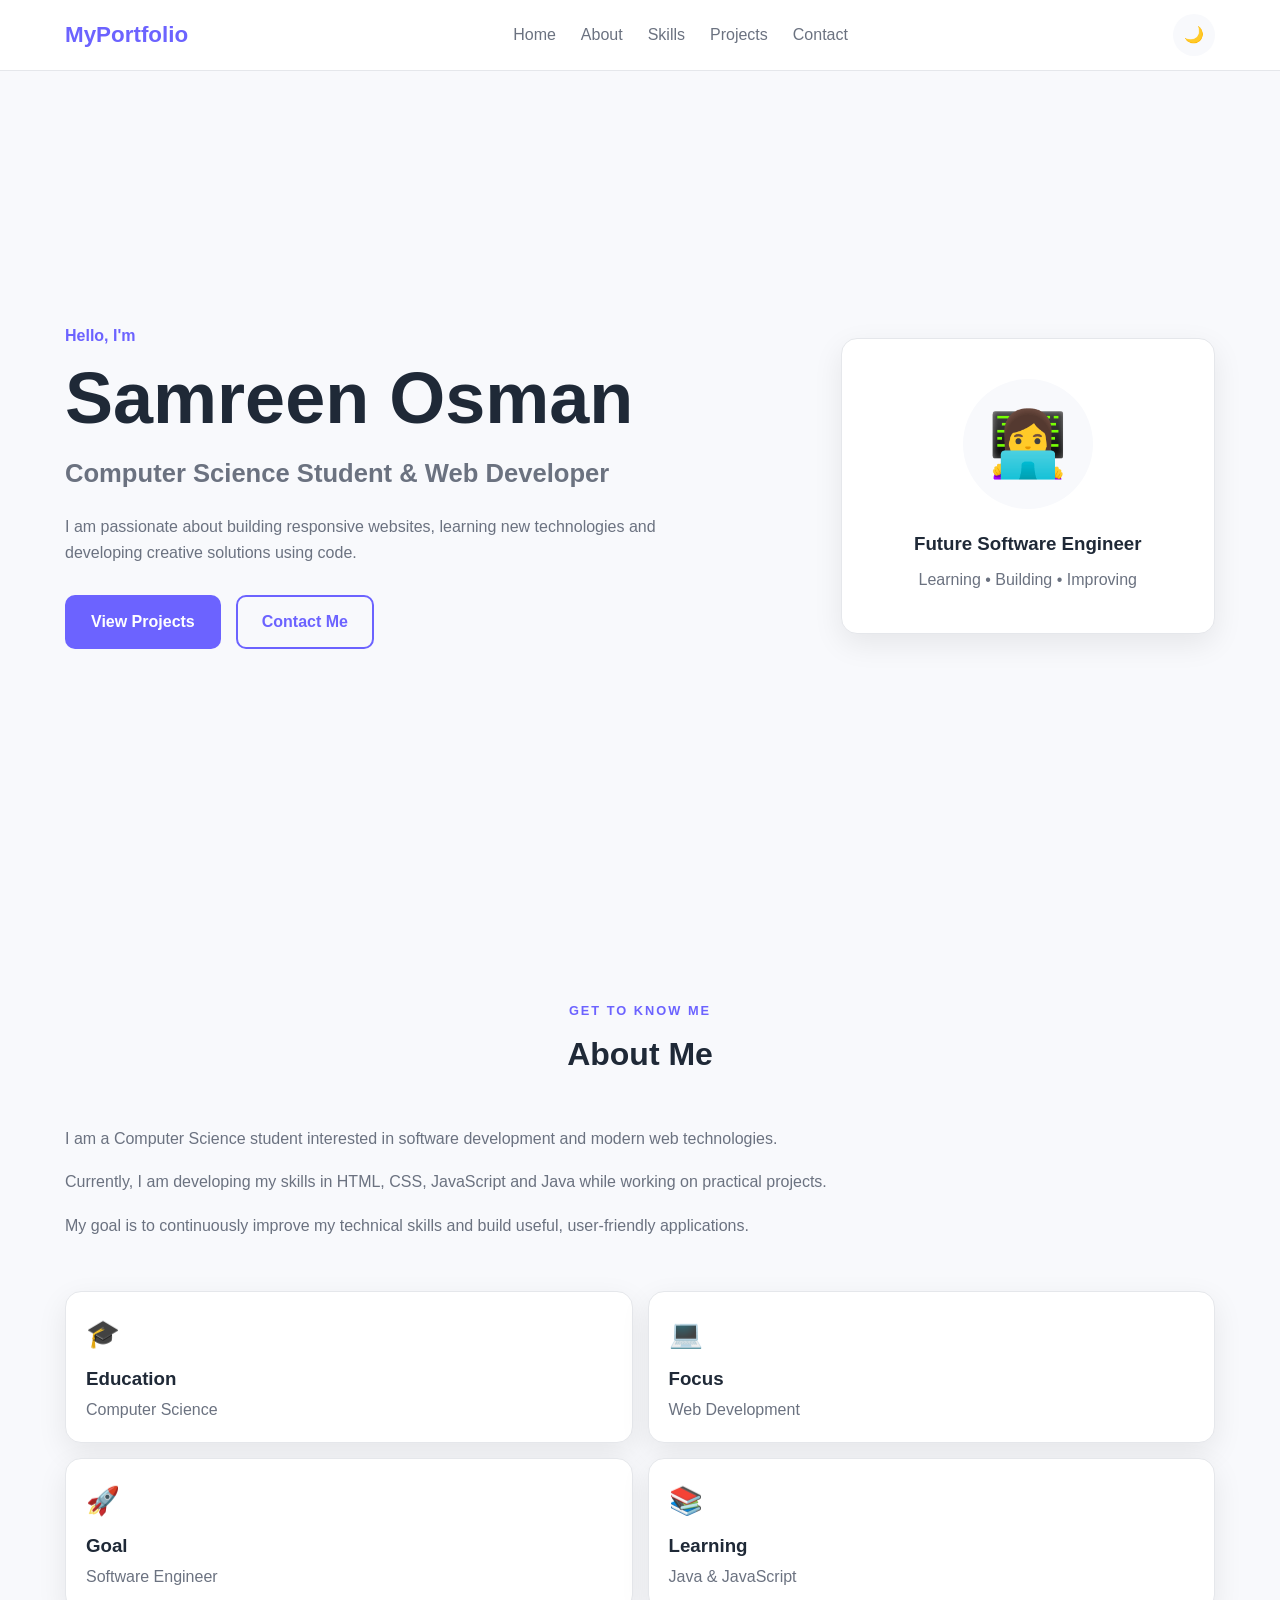
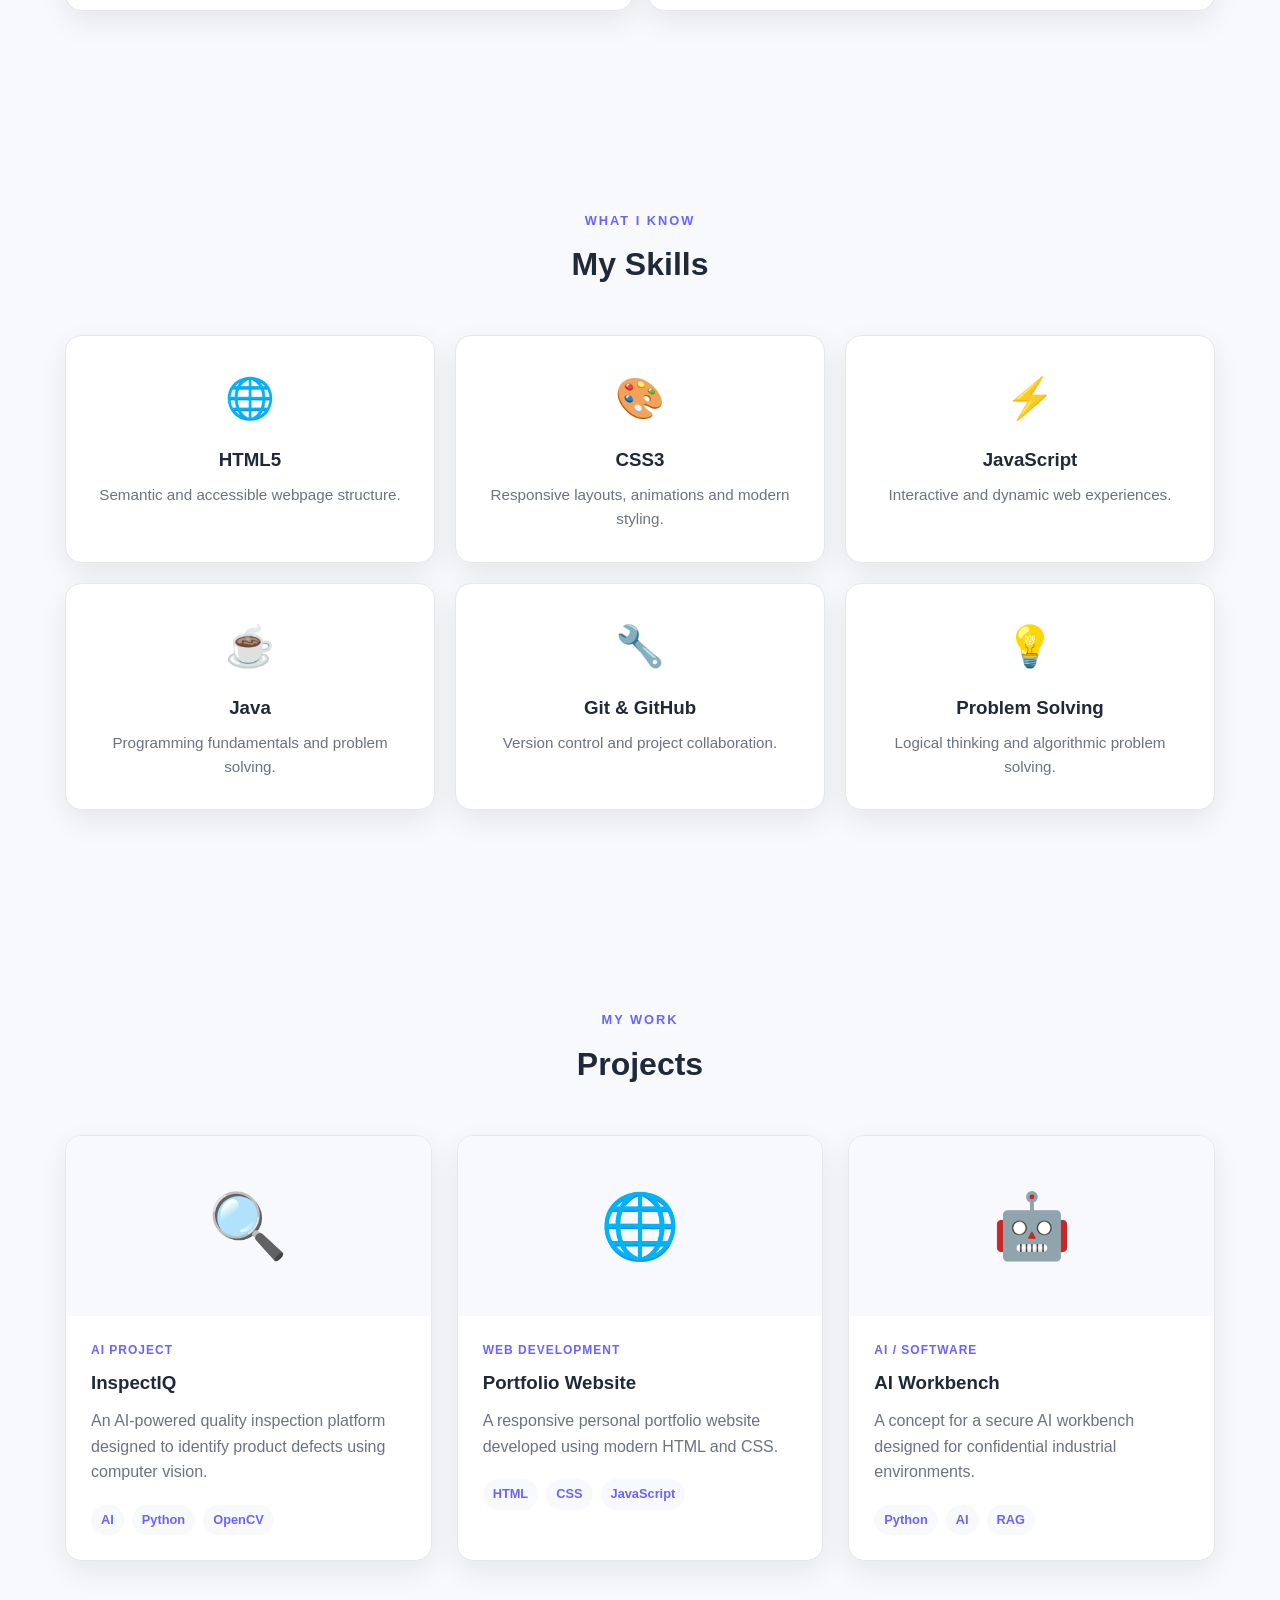
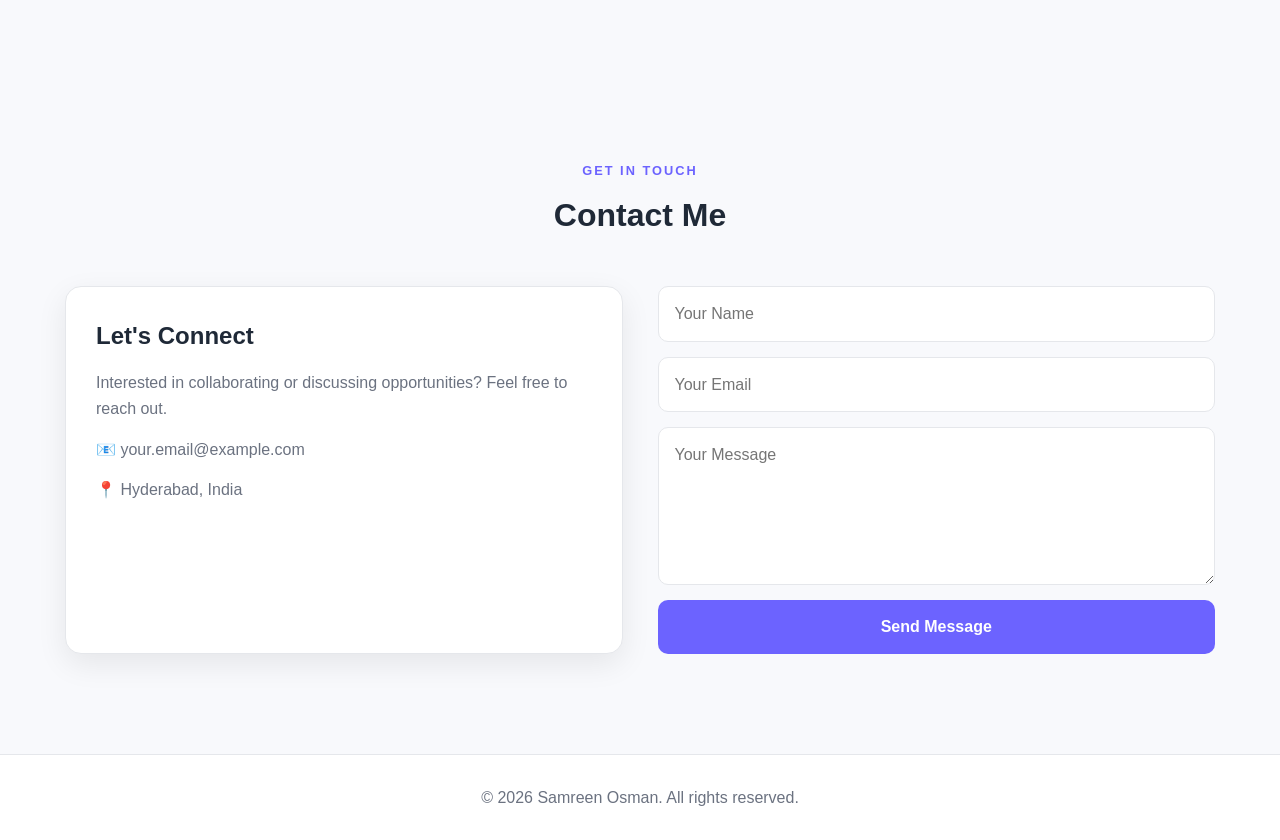
<file: index.html>
<!DOCTYPE html>
<html lang="en">

<head>
    <meta charset="UTF-8">

    <meta name="viewport" content="width=device-width, initial-scale=1.0">

    <meta name="description"
        content="Personal portfolio website showcasing my skills, projects and contact information.">

    <title>My Portfolio</title>

    <link rel="stylesheet" href="style.css">
</head>

<body>

    <!-- ================= NAVBAR ================= -->

    <header class="header">

        <nav class="navbar">

            <a href="#home" class="logo">
                MyPortfolio
            </a>

            <div class="nav-links">
                <a href="#home">Home</a>
                <a href="#about">About</a>
                <a href="#skills">Skills</a>
                <a href="#projects">Projects</a>
                <a href="#contact">Contact</a>
            </div>

            <button id="theme-toggle" class="theme-btn">
                🌙
            </button>

        </nav>

    </header>


    <!-- ================= HERO ================= -->

    <main>

        <section id="home" class="hero">

            <div class="hero-content">

                <p class="small-text">
                    Hello, I'm
                </p>

                <h1>
                    Samreen Osman
                </h1>

                <h2>
                    Computer Science Student & Web Developer
                </h2>

                <p class="hero-description">
                    I am passionate about building responsive websites,
                    learning new technologies and developing creative
                    solutions using code.
                </p>

                <div class="hero-buttons">

                    <a href="#projects" class="btn primary-btn">
                        View Projects
                    </a>

                    <a href="#contact" class="btn secondary-btn">
                        Contact Me
                    </a>

                </div>

            </div>

            <div class="hero-card">

                <div class="profile-circle">
                    👩‍💻
                </div>

                <h3>
                    Future Software Engineer
                </h3>

                <p>
                    Learning • Building • Improving
                </p>

            </div>

        </section>


        <!-- ================= ABOUT ================= -->

        <section id="about" class="section about">

            <div class="section-heading">

                <p class="section-label">
                    GET TO KNOW ME
                </p>

                <h2>
                    About Me
                </h2>

            </div>

            <div class="about-grid">

                <div class="about-text">

                    <p>
                        I am a Computer Science student interested in
                        software development and modern web technologies.
                    </p>

                    <p>
                        Currently, I am developing my skills in HTML, CSS,
                        JavaScript and Java while working on practical
                        projects.
                    </p>

                    <p>
                        My goal is to continuously improve my technical
                        skills and build useful, user-friendly applications.
                    </p>

                </div>

                <div class="about-info">

                    <div class="info-box">
                        <span>🎓</span>
                        <h3>Education</h3>
                        <p>Computer Science</p>
                    </div>

                    <div class="info-box">
                        <span>💻</span>
                        <h3>Focus</h3>
                        <p>Web Development</p>
                    </div>

                    <div class="info-box">
                        <span>🚀</span>
                        <h3>Goal</h3>
                        <p>Software Engineer</p>
                    </div>

                    <div class="info-box">
                        <span>📚</span>
                        <h3>Learning</h3>
                        <p>Java & JavaScript</p>
                    </div>

                </div>

            </div>

        </section>


        <!-- ================= SKILLS ================= -->

        <section id="skills" class="section skills">

            <div class="section-heading">

                <p class="section-label">
                    WHAT I KNOW
                </p>

                <h2>
                    My Skills
                </h2>

            </div>

            <div class="skills-grid">

                <div class="skill-card">
                    <div class="skill-icon">🌐</div>
                    <h3>HTML5</h3>
                    <p>Semantic and accessible webpage structure.</p>
                </div>

                <div class="skill-card">
                    <div class="skill-icon">🎨</div>
                    <h3>CSS3</h3>
                    <p>Responsive layouts, animations and modern styling.</p>
                </div>

                <div class="skill-card">
                    <div class="skill-icon">⚡</div>
                    <h3>JavaScript</h3>
                    <p>Interactive and dynamic web experiences.</p>
                </div>

                <div class="skill-card">
                    <div class="skill-icon">☕</div>
                    <h3>Java</h3>
                    <p>Programming fundamentals and problem solving.</p>
                </div>

                <div class="skill-card">
                    <div class="skill-icon">🔧</div>
                    <h3>Git & GitHub</h3>
                    <p>Version control and project collaboration.</p>
                </div>

                <div class="skill-card">
                    <div class="skill-icon">💡</div>
                    <h3>Problem Solving</h3>
                    <p>Logical thinking and algorithmic problem solving.</p>
                </div>

            </div>

        </section>


        <!-- ================= PROJECTS ================= -->

        <section id="projects" class="section projects">

            <div class="section-heading">

                <p class="section-label">
                    MY WORK
                </p>

                <h2>
                    Projects
                </h2>

            </div>

            <div class="projects-grid">

                <article class="project-card">

                    <div class="project-image">
                        🔍
                    </div>

                    <div class="project-content">

                        <p class="project-type">
                            AI PROJECT
                        </p>

                        <h3>
                            InspectIQ
                        </h3>

                        <p>
                            An AI-powered quality inspection platform
                            designed to identify product defects using
                            computer vision.
                        </p>

                        <div class="project-tags">
                            <span>AI</span>
                            <span>Python</span>
                            <span>OpenCV</span>
                        </div>

                    </div>

                </article>


                <article class="project-card">

                    <div class="project-image">
                        🌐
                    </div>

                    <div class="project-content">

                        <p class="project-type">
                            WEB DEVELOPMENT
                        </p>

                        <h3>
                            Portfolio Website
                        </h3>

                        <p>
                            A responsive personal portfolio website
                            developed using modern HTML and CSS.
                        </p>

                        <div class="project-tags">
                            <span>HTML</span>
                            <span>CSS</span>
                            <span>JavaScript</span>
                        </div>

                    </div>

                </article>


                <article class="project-card">

                    <div class="project-image">
                        🤖
                    </div>

                    <div class="project-content">

                        <p class="project-type">
                            AI / SOFTWARE
                        </p>

                        <h3>
                            AI Workbench
                        </h3>

                        <p>
                            A concept for a secure AI workbench designed
                            for confidential industrial environments.
                        </p>

                        <div class="project-tags">
                            <span>Python</span>
                            <span>AI</span>
                            <span>RAG</span>
                        </div>

                    </div>

                </article>

            </div>

        </section>


        <!-- ================= CONTACT ================= -->

        <section id="contact" class="section contact">

            <div class="section-heading">

                <p class="section-label">
                    GET IN TOUCH
                </p>

                <h2>
                    Contact Me
                </h2>

            </div>

            <div class="contact-container">

                <div class="contact-text">

                    <h3>
                        Let's Connect
                    </h3>

                    <p>
                        Interested in collaborating or discussing
                        opportunities? Feel free to reach out.
                    </p>

                    <p>
                        📧 your.email@example.com
                    </p>

                    <p>
                        📍 Hyderabad, India
                    </p>

                </div>


                <form class="contact-form">

                    <input
                        type="text"
                        placeholder="Your Name"
                        required
                    >

                    <input
                        type="email"
                        placeholder="Your Email"
                        required
                    >

                    <textarea
                        rows="5"
                        placeholder="Your Message"
                        required
                    ></textarea>

                    <button type="submit" class="btn primary-btn">
                        Send Message
                    </button>

                </form>

            </div>

        </section>

    </main>


    <!-- ================= FOOTER ================= -->

    <footer class="footer">

        <p>
            © 2026 Samreen Osman. All rights reserved.
        </p>

    </footer>


    <script src="script.js"></script>

</body>

</html>
</file>
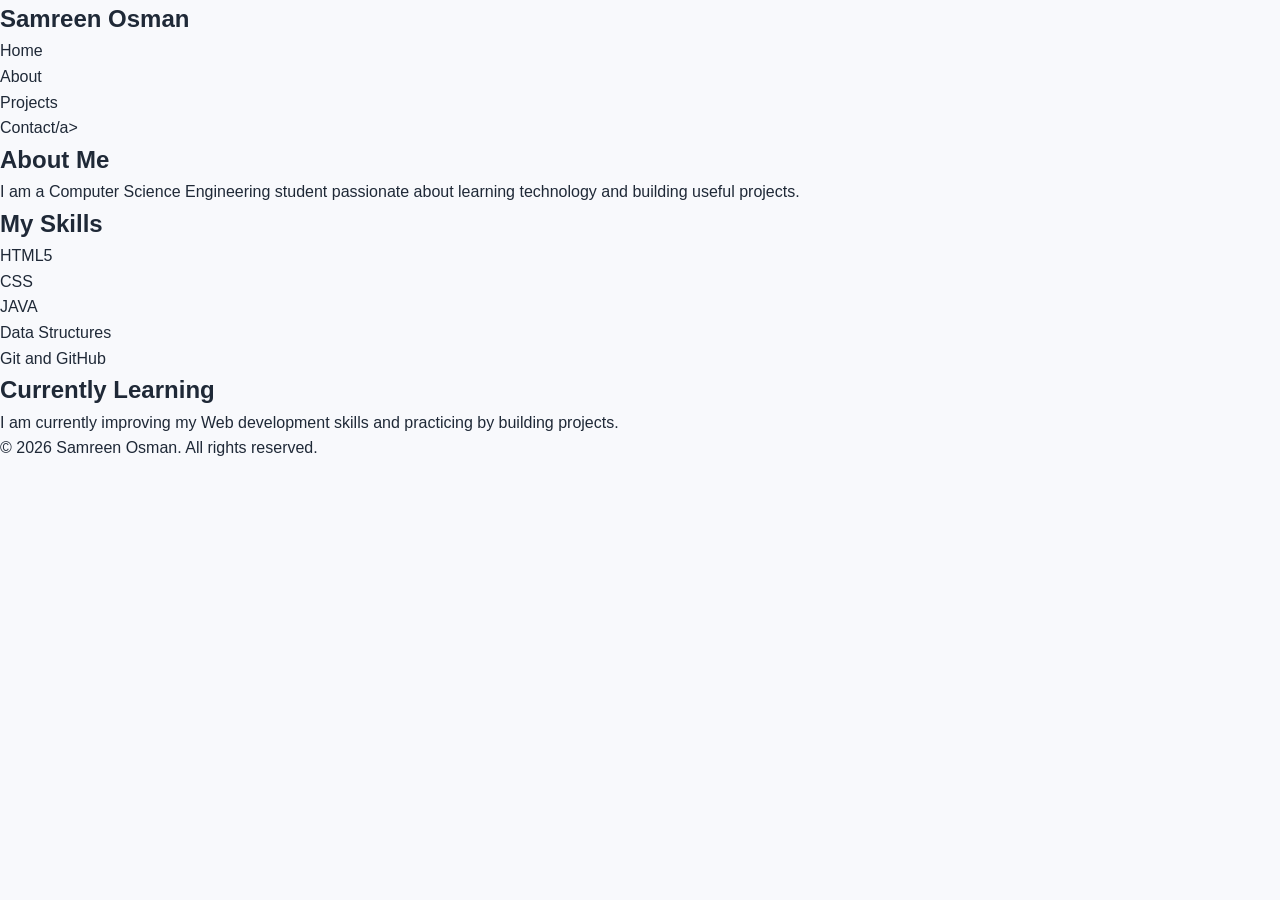
<file: about.html>
<!DOCTYPE html>
<html lang="en">
<head>
    <meta charset="UTF-8">
    <meta name="viewport" content="width=device-width, initial-scale=1.0">
    <title>About | Samreen Osman</title>
    <link rel="stylesheet" href="style.css">
</head>
<body>
    <!--header-->
    <header>
        <nav aria-label="Main Navigation">
            <h1>Samreen Osman</h1>
            <ul>
                <li><a href="index.html">Home</a></li>
                <li><a href="about.html" aria-current="page">About</a></li>
                <li><a href="projects.html">Projects</a></li>
                <li><a href="contact.html">Contact/a></li>
            </ul>
        </nav>
    </header>
    <!-- main-->
     <main>
        <section aria-labelledby="about-heading">
            <h2 id="about-heading">About Me</h2>
            <p>
                I am a Computer Science Engineering student passionate 
                about learning technology and building useful projects.
            </p>

        </section>
        <section aria-labelledby="skills-heading">
            <h2 id="skills-heading">My Skills</h2>
            <ul>
                <li>HTML5</li>
                <li>CSS</li>
                <li>JAVA</li>
                <li>Data Structures</li>
                <li>Git and GitHub</li>
            
            </ul>
        </section>
        <aside aria-labelledby="learning-heading">
            <h2 id="learning-heading">Currently Learning</h2>
            <P>I am currently improving my Web development skills 
                and practicing by building projects.
            </P>
        </aside>
     </main>
     <!--footer-->
     <footer>

     <p>&copy; 2026 Samreen Osman. All rights reserved.</p>

     </footer>
</body>
</html>
</file>
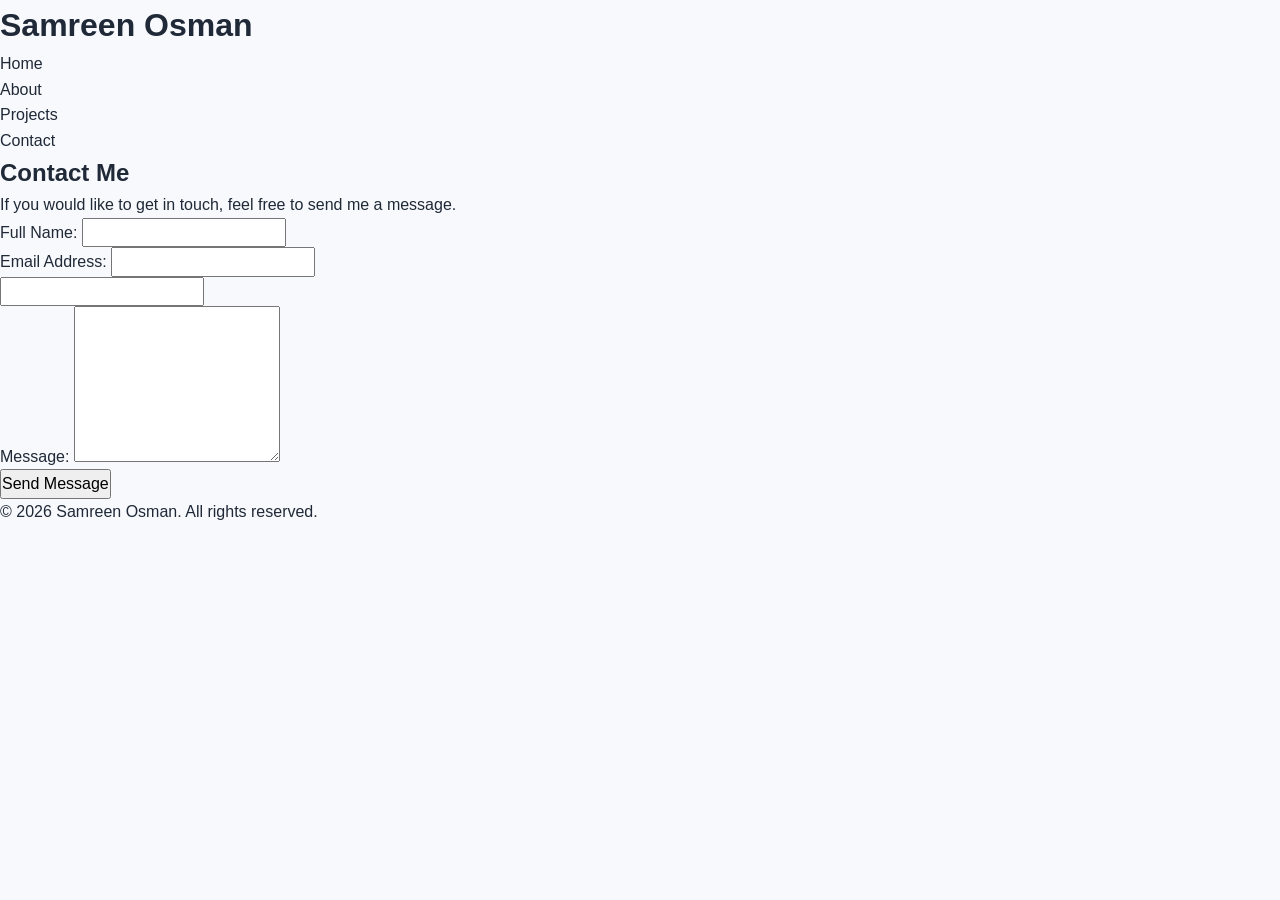
<file: contact.html>
<!DOCTYPE html>
<html lang="en">
<head>
    <meta charset="UTF-8">
    <meta name="viewport" content="width=device-width, initial-scale=1.0">
    <title>Contact | Samreen Osman</title>
    <link rel="stylesheet" href="style.css">
</head>
<body>
    <!--header-->
    <header>
        <nav aria-label="Main Navigation"></nav>
        <H1>Samreen Osman</H1>
        <ul>
            <li><a href="index.html">Home</a></li>
            <li><a href="about.html">About</a></li>
            <li><a href="projects.html">Projects</a></li>
            <li><a href="contact.html" aria-current="page">Contact</a></li>
        </ul>
        </nav>
    </header>
    <!--main-->
    <main>
        <section aria-labelledby="contact-heading">
        <h2 id="contact-heading">Contact Me</h2>
        <p>
            If you would like to get in touch, feel free to send me a message.
        </p>
        <form action="#" method="post"></form>
        <div>
            <label for="name">Full Name:</label>
            <input 
            type="text"
            id="name"
            name="name"
            autocomplete="name"
            required>
        </div>
        <div>
            <label for="email">Email Address:</label>
            <input
             type="email"
             id="email"
             name="email"
             autocomplete="email"
             required>
        </div>
        <div>
            <label for="Subject:"></label>
            <input 
            type="text"
            id="Subject"
            name="Subject"
            required>
        </div>
        <div>
            <label for="message">Message:</label>
            <textarea 
            name="message"
            id="message"
            rows="6"
            required></textarea>
        </div>
        <button type="submit">Send Message</button>
</form>
</section>
    </main>
    <!-- footer -->
     <footer>
        <p>&copy; 2026 Samreen Osman. All rights reserved.
        </p>
     </footer>
</body>
</html>
</file>
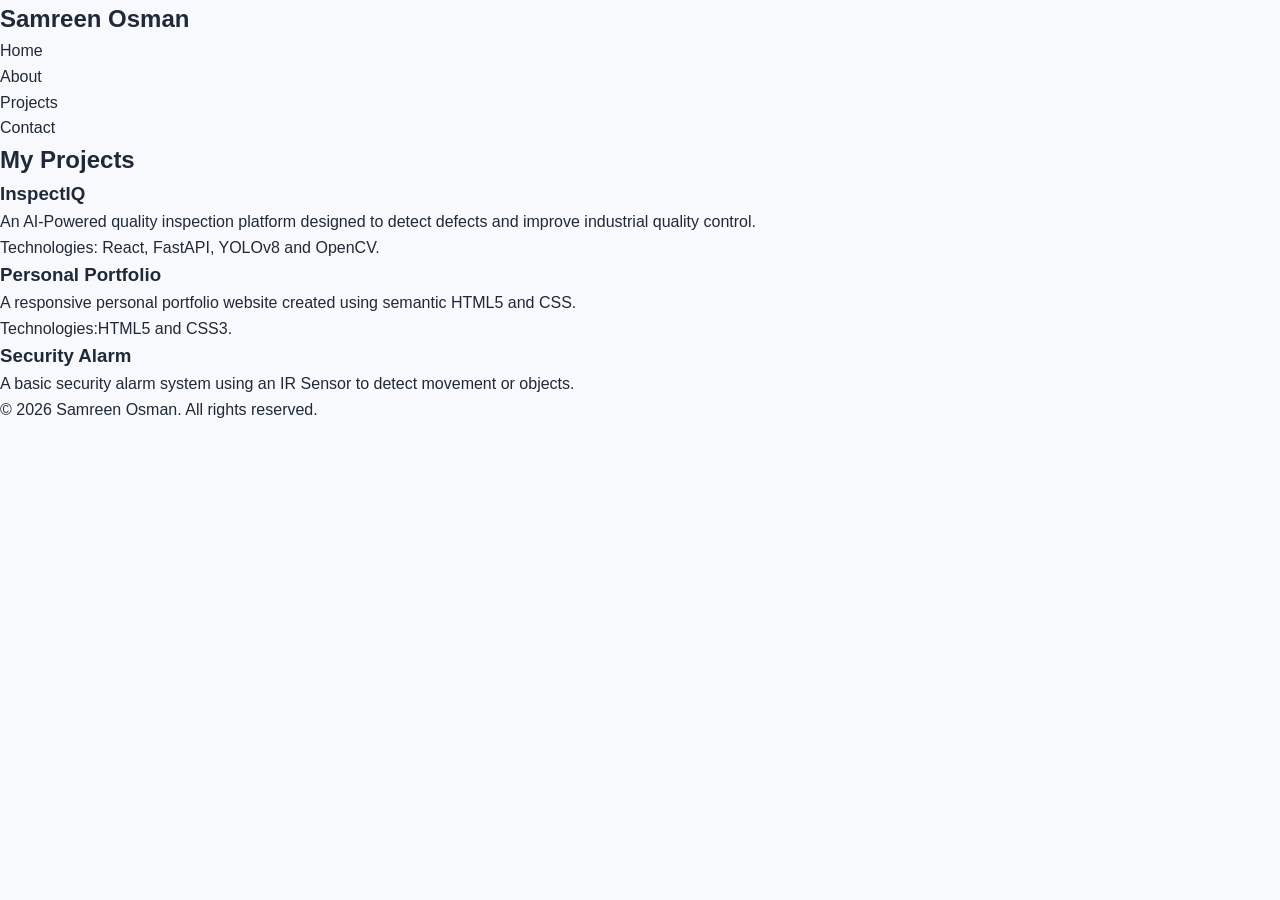
<file: projects.html>
<!DOCTYPE html>
<html lang="en">
<head>
    <meta charset="UTF-8">
    <meta name="viewport" content="width=device-width, initial-scale=1.0">
    <title>Projects | Samreen Osman</title>
    <link rel="stylesheet" href="style.css">
</head>
<body>
    <!--header-->
    <header>
        <nav aria-label="Main Navigation">
            <h1>Samreen Osman</h1>
            <ul>
                <li><a href="index.html">Home</a></li>
                <li><a href="about.html">About</a></li>
                <li><a href="projects.html" aria-current="page">Projects</a></li>
                <li><a href="contact.html">Contact</a></li>
            </ul>
        </nav>
    </header>
    <!--main-->
    <main>
        <section aria-labelledby="projects-heading"></section>
        <h2 id="projects-heading">My Projects</h2>
        <article>
            <h3>InspectIQ</h3>
            <P>
                An AI-Powered quality inspection platform designed 
                to detect defects and improve industrial quality control.
            </P>
            <p>
                Technologies: React, FastAPI, YOLOv8 and OpenCV.
            </p>
        </article>
        <article>
        <h3>Personal Portfolio</h3>
        <p>
            A responsive personal portfolio website created
            using semantic HTML5 and CSS.
        </p>
        <P>
            Technologies:HTML5 and CSS3.
        </P>
        </article>
        <article>
            <h3>Security Alarm</h3>
            <p>A basic security alarm system using an IR Sensor
                to detect movement or objects.
            </p>
        </article>
</section>
    </main>
    <!--footer -->
    <footer>
        <p>&copy; 2026 Samreen Osman. All rights reserved.</p>
    </footer>
</body>
</html>
</file>
<file: style.css>
/* =====================================================
   CSS VARIABLES
===================================================== */

:root {

    --primary-color: #6c63ff;
    --secondary-color: #4f46e5;

    --background-color: #f8f9fc;
    --surface-color: #ffffff;

    --text-color: #1f2937;
    --muted-text: #6b7280;

    --border-color: #e5e7eb;

    --shadow:
        0 10px 30px rgba(0, 0, 0, 0.08);

    --radius: 16px;

    --max-width: 1150px;

    --transition: 0.3s ease;
}


/* DARK MODE VARIABLES */

body.dark {

    --background-color: #111827;
    --surface-color: #1f2937;

    --text-color: #f9fafb;
    --muted-text: #cbd5e1;

    --border-color: #374151;

    --shadow:
        0 10px 30px rgba(0, 0, 0, 0.3);
}


/* =====================================================
   GLOBAL RESET
===================================================== */

* {
    margin: 0;
    padding: 0;
    box-sizing: border-box;
}


html {
    scroll-behavior: smooth;
}


body {

    font-family:
        Arial,
        Helvetica,
        sans-serif;

    background-color: var(--background-color);

    color: var(--text-color);

    line-height: 1.6;

    transition:
        background-color var(--transition),
        color var(--transition);
}


img {
    max-width: 100%;
    display: block;
}


a {
    text-decoration: none;
    color: inherit;
}


button,
input,
textarea {
    font: inherit;
}


/* =====================================================
   HEADER / NAVBAR
===================================================== */

.header {

    position: sticky;

    top: 0;

    z-index: 1000;

    background-color:
        var(--surface-color);

    border-bottom:
        1px solid var(--border-color);
}


.navbar {

    max-width: var(--max-width);

    margin: auto;

    min-height: 70px;

    padding: 0 20px;

    display: flex;

    align-items: center;

    justify-content: space-between;

    gap: 20px;
}


.logo {

    font-size: 1.4rem;

    font-weight: 700;

    color: var(--primary-color);
}


.nav-links {

    display: none;

    gap: 25px;

    align-items: center;
}


.nav-links a {

    color: var(--muted-text);

    font-weight: 500;

    transition:
        color var(--transition);
}


.nav-links a:hover {

    color: var(--primary-color);
}


.theme-btn {

    border: none;

    background: var(--background-color);

    width: 42px;
    height: 42px;

    border-radius: 50%;

    cursor: pointer;

    transition:
        transform var(--transition);
}


.theme-btn:hover {

    transform: rotate(20deg);
}


/* =====================================================
   COMMON SECTION
===================================================== */

.section {

    width: min(
        100% - 40px,
        var(--max-width)
    );

    margin: auto;

    padding: 80px 0;
}


.section-heading {

    text-align: center;

    margin-bottom: 45px;
}


.section-label {

    color: var(--primary-color);

    font-size: 0.8rem;

    font-weight: 700;

    letter-spacing: 2px;

    margin-bottom: 8px;
}


.section-heading h2 {

    font-size: 2rem;
}


/* =====================================================
   HERO
===================================================== */

.hero {

    width: min(
        100% - 40px,
        var(--max-width)
    );

    margin: auto;

    min-height: calc(100vh - 70px);

    padding: 70px 0;

    display: grid;

    grid-template-columns: 1fr;

    align-items: center;

    gap: 50px;
}


.hero-content {

    text-align: center;
}


.small-text {

    color: var(--primary-color);

    font-weight: 600;

    margin-bottom: 10px;
}


.hero h1 {

    font-size:
        clamp(2.5rem, 8vw, 4.5rem);

    line-height: 1.1;

    margin-bottom: 15px;
}


.hero h2 {

    font-size:
        clamp(1.1rem, 3vw, 1.6rem);

    color: var(--muted-text);

    margin-bottom: 20px;
}


.hero-description {

    max-width: 600px;

    margin: 0 auto 30px;

    color: var(--muted-text);
}


.hero-buttons {

    display: flex;

    justify-content: center;

    align-items: center;

    flex-wrap: wrap;

    gap: 15px;
}


/* BUTTON */

.btn {

    display: inline-flex;

    justify-content: center;

    align-items: center;

    padding: 12px 24px;

    border-radius: 10px;

    font-weight: 600;

    cursor: pointer;

    border: 2px solid transparent;

    transition:
        transform var(--transition),
        background-color var(--transition),
        color var(--transition);
}


.btn:hover {

    transform: translateY(-3px);
}


.primary-btn {

    background-color:
        var(--primary-color);

    color: white;
}


.primary-btn:hover {

    background-color:
        var(--secondary-color);
}


.secondary-btn {

    border-color:
        var(--primary-color);

    color:
        var(--primary-color);

    background: transparent;
}


.secondary-btn:hover {

    background-color:
        var(--primary-color);

    color: white;
}


/* HERO CARD */

.hero-card {

    background:
        var(--surface-color);

    border:
        1px solid var(--border-color);

    border-radius:
        var(--radius);

    padding: 40px;

    text-align: center;

    box-shadow:
        var(--shadow);

    max-width: 400px;

    width: 100%;

    margin: auto;
}


.profile-circle {

    width: 130px;

    height: 130px;

    border-radius: 50%;

    margin: 0 auto 20px;

    display: flex;

    justify-content: center;

    align-items: center;

    font-size: 4rem;

    background:
        var(--background-color);
}


.hero-card h3 {

    margin-bottom: 8px;
}


.hero-card p {

    color: var(--muted-text);
}


/* =====================================================
   ABOUT
===================================================== */

.about-grid {

    display: grid;

    grid-template-columns: 1fr;

    gap: 35px;
}


.about-text p {

    color: var(--muted-text);

    margin-bottom: 18px;
}


.about-info {

    display: grid;

    grid-template-columns: 1fr;

    gap: 15px;
}


.info-box {

    padding: 20px;

    background:
        var(--surface-color);

    border:
        1px solid var(--border-color);

    border-radius:
        var(--radius);

    box-shadow:
        var(--shadow);
}


.info-box span {

    font-size: 1.7rem;
}


.info-box h3 {

    margin: 8px 0 3px;
}


.info-box p {

    color: var(--muted-text);
}


/* =====================================================
   SKILLS
===================================================== */

.skills-grid {

    display: grid;

    grid-template-columns: 1fr;

    gap: 20px;
}


.skill-card {

    background:
        var(--surface-color);

    border:
        1px solid var(--border-color);

    border-radius:
        var(--radius);

    padding: 30px;

    text-align: center;

    box-shadow:
        var(--shadow);

    transition:
        transform var(--transition),
        border-color var(--transition);
}


.skill-card:hover {

    transform: translateY(-8px);

    border-color:
        var(--primary-color);
}


.skill-icon {

    font-size: 2.5rem;

    margin-bottom: 15px;
}


.skill-card h3 {

    margin-bottom: 8px;
}


.skill-card p {

    color: var(--muted-text);

    font-size: 0.95rem;
}


/* =====================================================
   PROJECTS
===================================================== */

.projects-grid {

    display: grid;

    grid-template-columns: 1fr;

    gap: 25px;
}


.project-card {

    overflow: hidden;

    background:
        var(--surface-color);

    border:
        1px solid var(--border-color);

    border-radius:
        var(--radius);

    box-shadow:
        var(--shadow);

    transition:
        transform var(--transition);
}


.project-card:hover {

    transform: translateY(-8px);
}


.project-image {

    min-height: 180px;

    display: flex;

    align-items: center;

    justify-content: center;

    font-size: 4rem;

    background:
        var(--background-color);
}


.project-content {

    padding: 25px;
}


.project-type {

    color:
        var(--primary-color);

    font-size: 0.75rem;

    font-weight: 700;

    letter-spacing: 1px;

    margin-bottom: 8px;
}


.project-content h3 {

    margin-bottom: 10px;
}


.project-content > p:not(.project-type) {

    color:
        var(--muted-text);

    margin-bottom: 20px;
}


.project-tags {

    display: flex;

    flex-wrap: wrap;

    gap: 8px;
}


.project-tags span {

    padding: 5px 10px;

    background:
        var(--background-color);

    color:
        var(--primary-color);

    border-radius: 20px;

    font-size: 0.8rem;

    font-weight: 600;
}


/* =====================================================
   CONTACT
===================================================== */

.contact-container {

    display: grid;

    grid-template-columns: 1fr;

    gap: 35px;
}


.contact-text {

    background:
        var(--surface-color);

    padding: 30px;

    border-radius:
        var(--radius);

    border:
        1px solid var(--border-color);

    box-shadow:
        var(--shadow);
}


.contact-text h3 {

    font-size: 1.5rem;

    margin-bottom: 15px;
}


.contact-text p {

    color:
        var(--muted-text);

    margin-bottom: 15px;
}


.contact-form {

    display: flex;

    flex-direction: column;

    gap: 15px;
}


.contact-form input,
.contact-form textarea {

    width: 100%;

    padding: 14px 16px;

    border:
        1px solid var(--border-color);

    border-radius:
        10px;

    outline: none;

    background:
        var(--surface-color);

    color:
        var(--text-color);

    transition:
        border-color var(--transition);
}


.contact-form input:focus,
.contact-form textarea:focus {

    border-color:
        var(--primary-color);
}


.contact-form textarea {

    resize: vertical;
}


/* =====================================================
   FOOTER
===================================================== */

.footer {

    padding: 30px 20px;

    text-align: center;

    background:
        var(--surface-color);

    border-top:
        1px solid var(--border-color);

    color:
        var(--muted-text);
}


/* =====================================================
   TABLET
===================================================== */

@media (min-width: 600px) {

    .nav-links {

        display: flex;
    }


    .hero {

        grid-template-columns:
            1.3fr 0.7fr;
    }


    .hero-content {

        text-align: left;
    }


    .hero-description {

        margin-left: 0;
    }


    .hero-buttons {

        justify-content: flex-start;
    }


    .about-info {

        grid-template-columns:
            repeat(2, 1fr);
    }


    .skills-grid {

        grid-template-columns:
            repeat(2, 1fr);
    }


    .projects-grid {

        grid-template-columns:
            repeat(2, 1fr);
    }


    .contact-container {

        grid-template-columns:
            1fr 1fr;
    }

}


/* =====================================================
   DESKTOP
===================================================== */

@media (min-width: 900px) {

    .section {

        padding: 100px 0;
    }


    .skills-grid {

        grid-template-columns:
            repeat(3, 1fr);
    }


    .projects-grid {

        grid-template-columns:
            repeat(3, 1fr);
    }


    .hero {

        gap: 80px;
    }

}


/* =====================================================
   LARGE DESKTOP
===================================================== */

@media (min-width: 1200px) {

    .navbar {

        padding-left: 0;

        padding-right: 0;
    }


    .hero {

        min-height:
            calc(100vh - 70px);
    }

}
</file>
